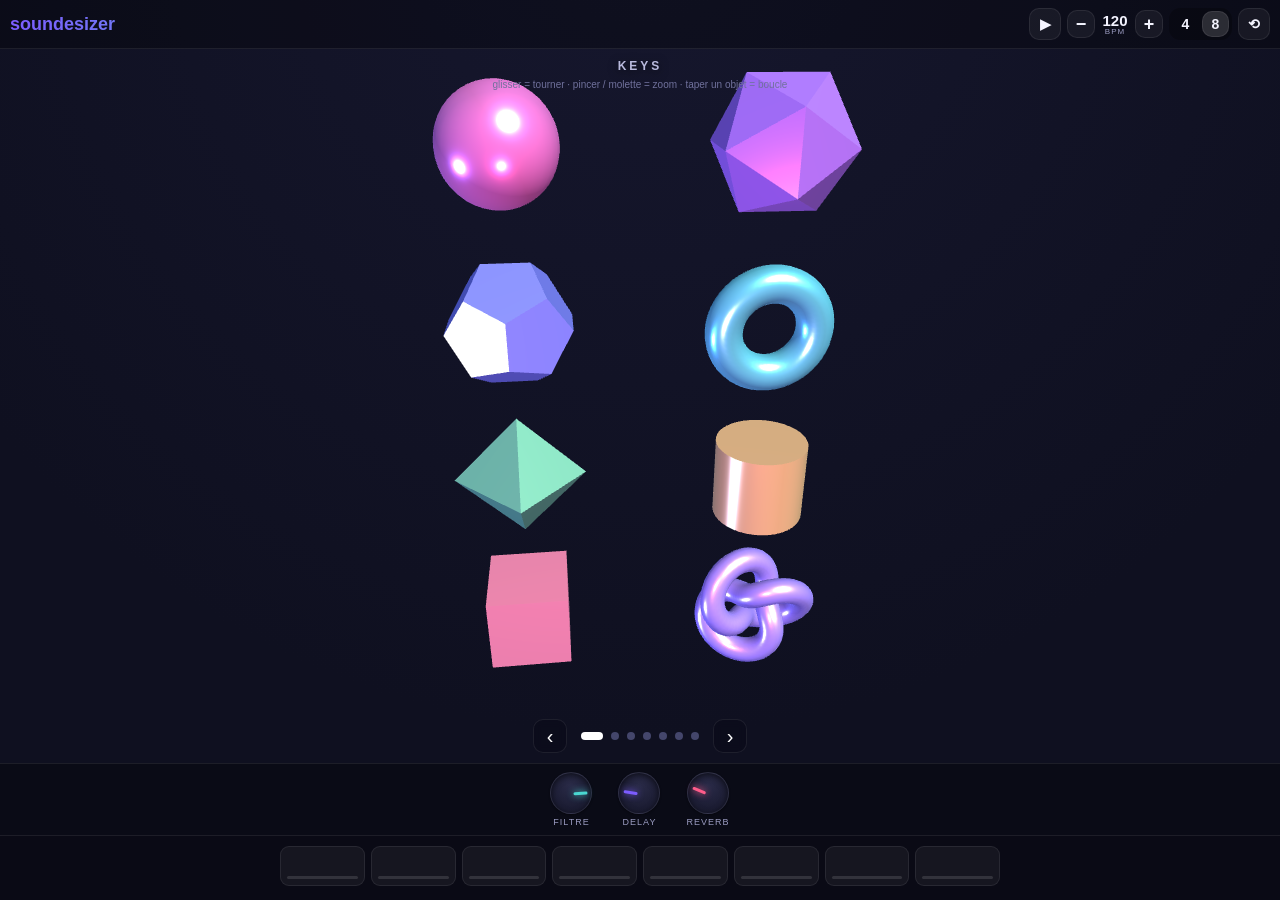
<file: index.html>
<!DOCTYPE html>
<html lang="fr">
<head>
  <meta charset="UTF-8" />
  <meta name="viewport" content="width=device-width, initial-scale=1.0, maximum-scale=1.0, user-scalable=no" />
  <meta name="theme-color" content="#0f1020" />
  <title>soundesizer</title>
  <link rel="stylesheet" href="style.css?v=3" />
</head>
<body>
  <!-- Transport -->
  <header class="topbar">
    <div class="brand">soundesizer</div>
    <div class="transport">
      <button id="playBtn" class="t-btn play" aria-label="lecture / pause">▶</button>
      <div class="bpm">
        <button class="t-btn small" data-bpm="-5" aria-label="moins vite">−</button>
        <span class="bpm-read"><b id="bpmVal">120</b><i>BPM</i></span>
        <button class="t-btn small" data-bpm="5" aria-label="plus vite">+</button>
      </div>
      <div class="beats">
        <button class="t-btn beat-opt" data-beats="4">4</button>
        <button class="t-btn beat-opt sel" data-beats="8">8</button>
      </div>
      <button id="clearBtn" class="t-btn clear" aria-label="tout arrêter">⟲</button>
    </div>
  </header>

  <!-- Scène 3D -->
  <main class="stage">
    <canvas id="scene"></canvas>
    <div class="panel-label" id="panelLabel"></div>
    <div class="overlay">
      <button class="nav" id="prev" aria-label="écran précédent">‹</button>
      <div class="dots" id="dots"></div>
      <button class="nav" id="next" aria-label="écran suivant">›</button>
    </div>
    <div class="hint-3d" id="hint3d">glisser = tourner · pincer / molette = zoom · taper un objet = boucle</div>
  </main>

  <!-- Potards d'effets -->
  <div class="fxrow" id="fxrow"></div>

  <!-- Séquenceur -->
  <footer class="sequencer">
    <div class="seq-bar" id="seqBar"></div>
  </footer>

  <script src="three.min.js?v=r128"></script>
  <script src="app.js?v=3"></script>
</body>
</html>
</file>
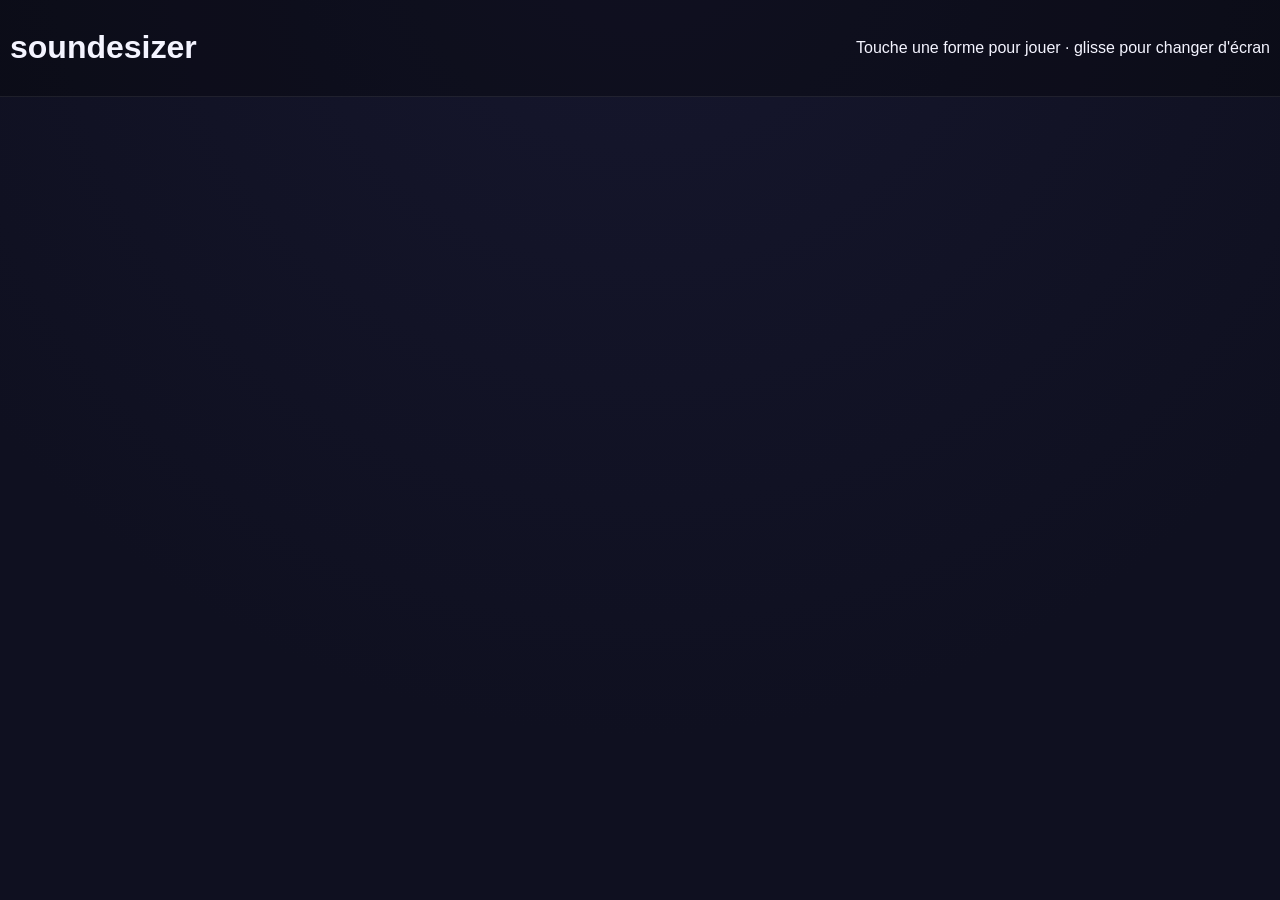
<file: soundesizer.html>
<!DOCTYPE html>
<html lang="fr">
<head>
  <meta charset="UTF-8" />
  <meta name="viewport" content="width=device-width, initial-scale=1.0, maximum-scale=1.0, user-scalable=no" />
  <meta name="theme-color" content="#0f1020" />
  <title>soundesizer</title>
  <link rel="stylesheet" href="style.css" />
</head>
<body>
  <header class="topbar">
    <h1 class="logo">soundesizer</h1>
    <p class="hint">Touche une forme pour jouer · glisse pour changer d'écran</p>
  </header>

  <main class="stage">
    <!-- Les écrans (slides) sont générés par app.js -->
    <div class="viewport">
      <div class="track" id="track"></div>
    </div>

    <!-- Indicateurs de swipe (dots) -->
    <div class="dots" id="dots"></div>
  </main>

  <script src="app.js"></script>
</body>
</html>
</file>
<file: style.css>
:root {
  --bg: #0f1020;
  --bg-2: #16172e;
  --fg: #f4f4ff;
  --dot: #44466b;
  --dot-active: #ffffff;
  --panel-bd: rgba(255, 255, 255, 0.08);
}

* { box-sizing: border-box; -webkit-tap-highlight-color: transparent; }
html, body { margin: 0; padding: 0; height: 100%; overflow: hidden; }

body {
  font-family: -apple-system, BlinkMacSystemFont, "Segoe UI", Roboto, Helvetica, Arial, sans-serif;
  background: radial-gradient(circle at 50% -10%, var(--bg-2), var(--bg) 70%);
  color: var(--fg);
  display: flex;
  flex-direction: column;
  height: 100dvh;
  user-select: none;
  -webkit-user-select: none;
  overscroll-behavior: none;
}

/* ---------------- Transport ---------------- */
.topbar {
  flex: 0 0 auto;
  display: flex; align-items: center; justify-content: space-between;
  gap: 8px; padding: 8px 10px;
  background: rgba(0, 0, 0, 0.3);
  border-bottom: 1px solid var(--panel-bd);
  z-index: 3;
}
.brand {
  font-size: clamp(13px, 4vw, 18px); font-weight: 800; letter-spacing: 0;
  background: linear-gradient(90deg, #7c5cff, #4ad7d1, #ff5c8a);
  -webkit-background-clip: text; background-clip: text; color: transparent;
  white-space: nowrap; overflow: hidden; text-overflow: ellipsis;
  flex: 1 1 auto; min-width: 0;
}
.transport { display: flex; align-items: center; gap: 6px; flex: 0 0 auto; }
.t-btn {
  display: inline-flex; align-items: center; justify-content: center;
  min-width: 32px; height: 32px; padding: 0 8px; border-radius: 10px;
  border: 1px solid var(--panel-bd); background: rgba(255, 255, 255, 0.05);
  color: var(--fg); font-size: 14px; font-weight: 700; cursor: pointer;
  transition: background 0.15s, transform 0.08s, box-shadow 0.15s;
}
.t-btn:active { transform: scale(0.92); }
.t-btn.small { min-width: 28px; height: 28px; font-size: 18px; padding: 0; }
.play.playing {
  background: linear-gradient(135deg, #7c5cff, #4ad7d1); border-color: transparent;
  box-shadow: 0 0 16px rgba(124, 92, 255, 0.6);
}
.bpm { display: flex; align-items: center; gap: 3px; }
.bpm-read { display: flex; flex-direction: column; align-items: center; line-height: 1; min-width: 34px; }
.bpm-read b { font-size: 15px; }
.bpm-read i { font-size: 8px; font-style: normal; letter-spacing: 1px; color: #9a9bc0; }
.beats { display: flex; gap: 3px; background: rgba(0,0,0,0.25); padding: 3px; border-radius: 11px; }
.beat-opt { min-width: 27px; height: 26px; border: none; background: transparent; }
.beat-opt.sel { background: rgba(255,255,255,0.14); box-shadow: inset 0 0 0 1px var(--panel-bd); }

/* ---------------- Scène 3D ---------------- */
.stage { position: relative; flex: 1 1 auto; min-height: 0; }
#scene { position: absolute; inset: 0; width: 100%; height: 100%; display: block; touch-action: none; }

.panel-label {
  position: absolute; top: 10px; left: 0; right: 0; text-align: center;
  font-size: 12px; letter-spacing: 3px; text-transform: uppercase;
  color: #b9bade; font-weight: 700; pointer-events: none; z-index: 2;
  text-shadow: 0 2px 10px rgba(0,0,0,0.6);
}
.hint-3d {
  position: absolute; top: 30px; left: 0; right: 0; text-align: center;
  font-size: 10px; color: #70719c; pointer-events: none; z-index: 2;
  transition: opacity 0.6s; padding: 0 12px;
}
.hint-3d.hide { opacity: 0; }

.overlay {
  position: absolute; left: 0; right: 0; bottom: 10px;
  display: flex; align-items: center; justify-content: center; gap: 14px;
  pointer-events: none; z-index: 2;
}
.nav {
  pointer-events: auto;
  width: 34px; height: 34px; border-radius: 10px;
  border: 1px solid var(--panel-bd); background: rgba(10,10,25,0.55);
  color: #fff; font-size: 20px; line-height: 1; cursor: pointer;
  display: flex; align-items: center; justify-content: center;
  backdrop-filter: blur(4px);
}
.dots { pointer-events: auto; display: flex; align-items: center; gap: 8px; }
.dot {
  width: 8px; height: 8px; border-radius: 50%; background: var(--dot);
  border: none; padding: 0; cursor: pointer;
  transition: transform 0.25s, background 0.25s, width 0.25s, box-shadow 0.25s;
}
.dot.active { background: var(--dot-active); width: 22px; border-radius: 5px; }
.dot.has-active { box-shadow: 0 0 10px 1px var(--dot-glow, #7c5cff); background: var(--dot-glow, #7c5cff); }
.dot.active.has-active { background: #fff; }

/* ---------------- Potards ---------------- */
.fxrow {
  flex: 0 0 auto; display: flex; justify-content: center; gap: 26px;
  padding: 8px 0; background: rgba(0, 0, 0, 0.3);
  border-top: 1px solid var(--panel-bd);
}
.knob { display: flex; flex-direction: column; align-items: center; gap: 3px; }
.dial {
  width: 42px; height: 42px; border-radius: 50%;
  background: radial-gradient(circle at 50% 32%, #2a2b48, #141528);
  border: 1px solid var(--panel-bd); position: relative; cursor: ns-resize;
  box-shadow: inset 0 2px 6px rgba(0,0,0,0.55), 0 1px 2px rgba(0,0,0,0.4);
  touch-action: none;
}
.dial .tick {
  position: absolute; left: 50%; top: 5px; width: 3px; height: 14px;
  margin-left: -1.5px; background: var(--glow, #7c5cff); border-radius: 2px;
  transform-origin: 50% 16px; box-shadow: 0 0 7px var(--glow, #7c5cff);
}
.knob label { font-size: 9px; letter-spacing: 1px; color: #9a9bc0; text-transform: uppercase; }

/* ---------------- Séquenceur ---------------- */
.sequencer {
  flex: 0 0 auto;
  padding: 10px 14px calc(14px + env(safe-area-inset-bottom, 0px));
  background: rgba(0, 0, 0, 0.35); border-top: 1px solid var(--panel-bd);
}
.seq-bar { display: flex; gap: 6px; width: 100%; max-width: 720px; margin: 0 auto; }
.step {
  position: relative; flex: 1 1 0; height: 40px; border-radius: 9px;
  background: rgba(255, 255, 255, 0.05); border: 1px solid var(--panel-bd);
  overflow: hidden; transition: background 0.08s, box-shadow 0.08s;
}
.step::before {
  content: ""; position: absolute; left: 6px; right: 6px; bottom: 6px;
  height: 3px; border-radius: 2px; background: rgba(255, 255, 255, 0.12);
}
.step.play {
  background: linear-gradient(180deg, rgba(124,92,255,0.4), rgba(74,215,209,0.2));
  box-shadow: inset 0 0 0 1px rgba(255,255,255,0.3), 0 0 16px -2px #7c5cff;
}
.step.play::before { background: #fff; box-shadow: 0 0 10px #fff; }
</file>
